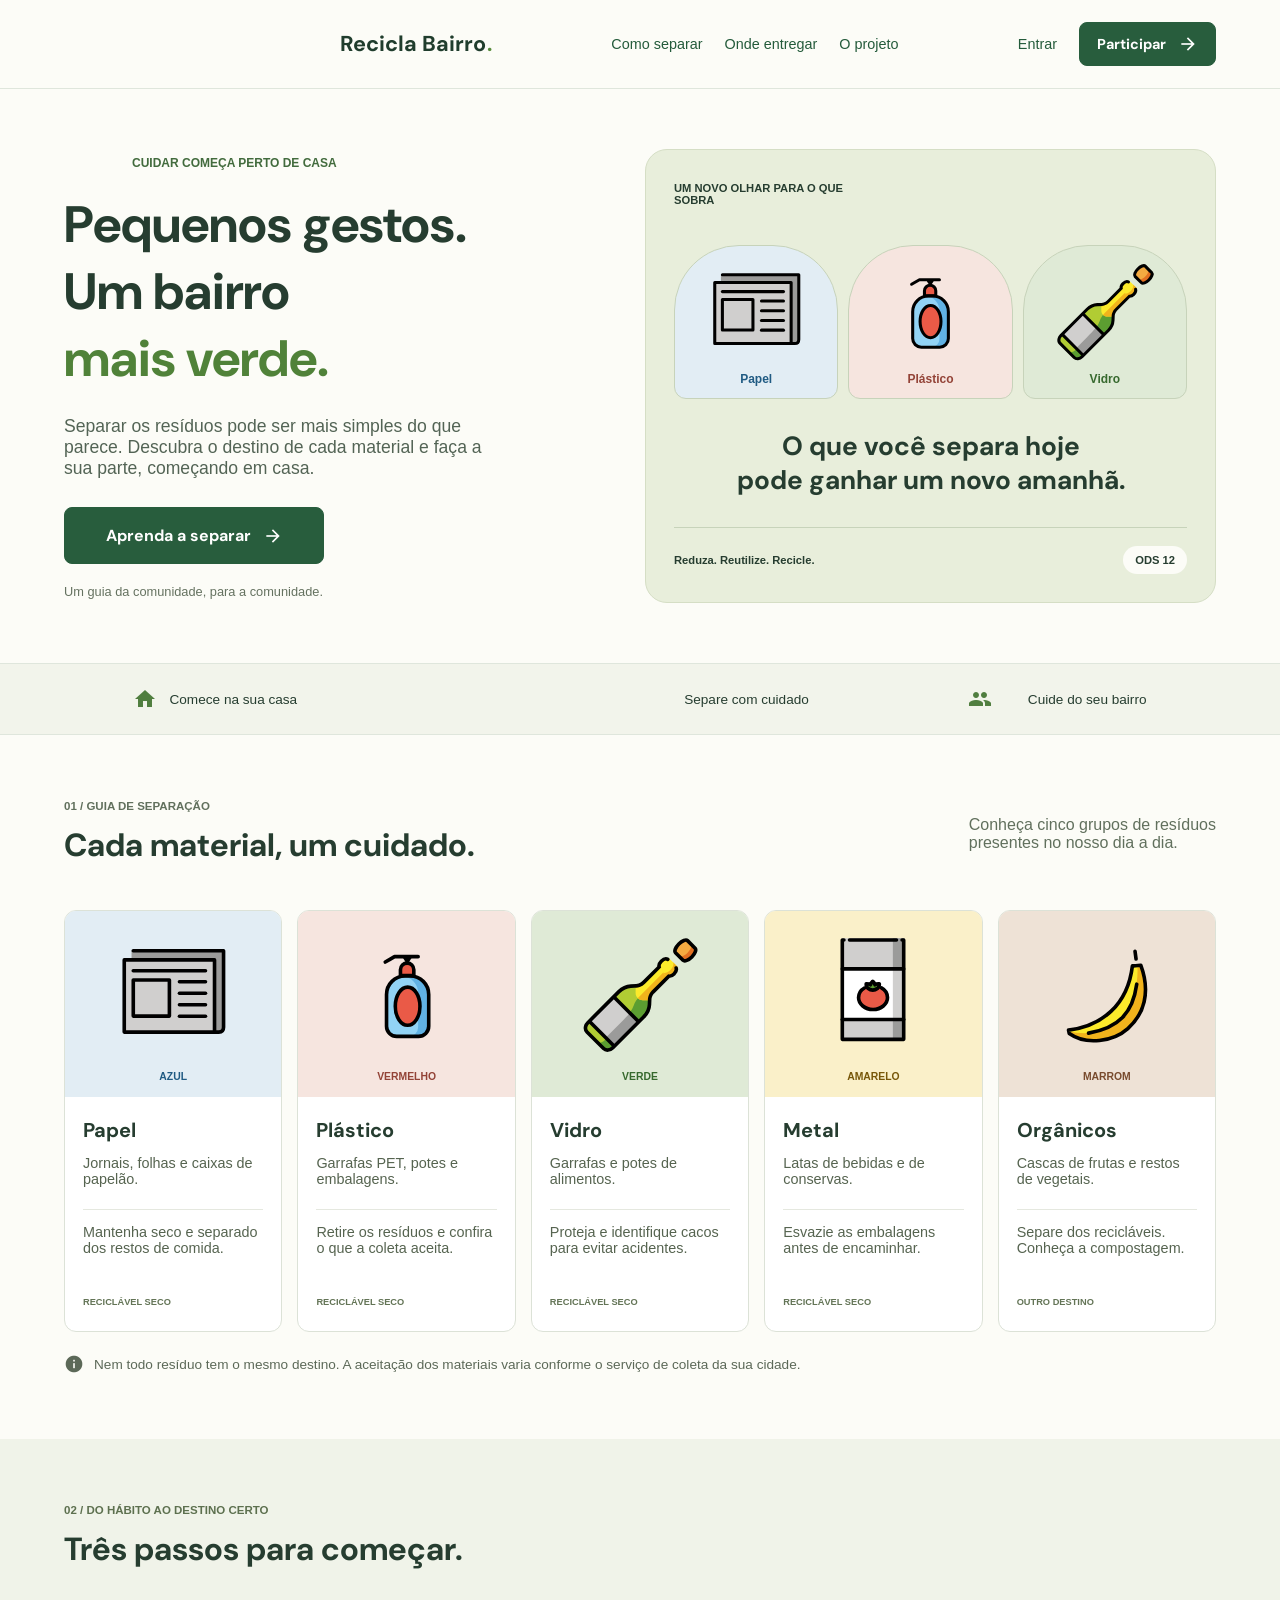
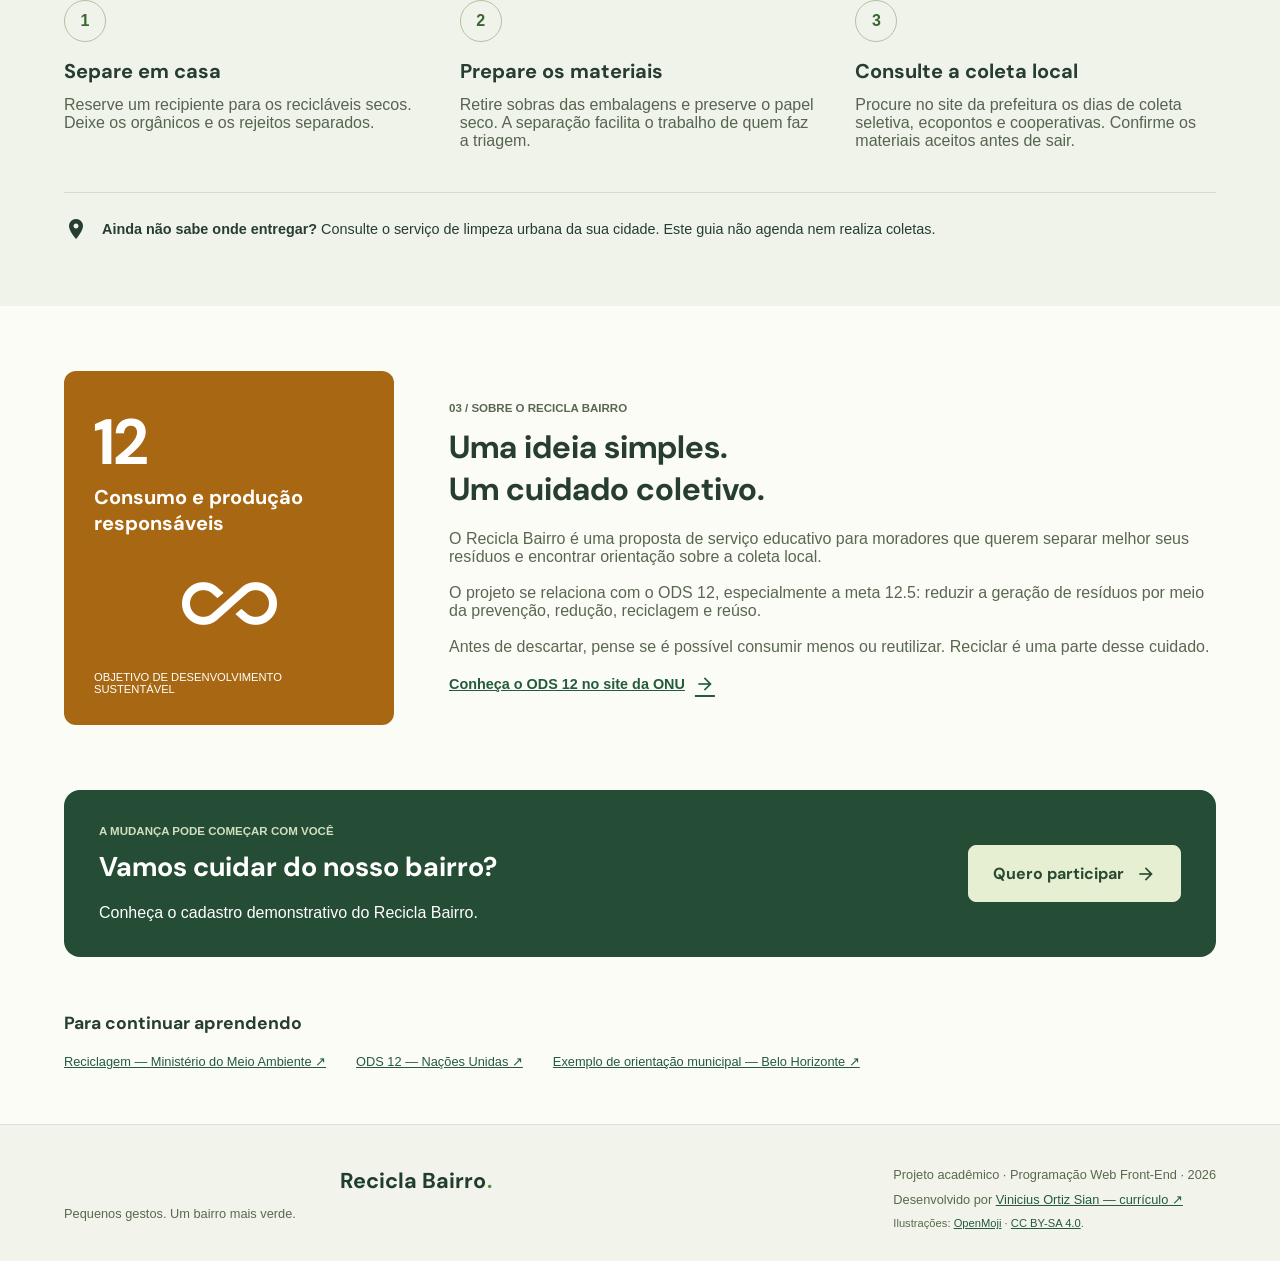
<file: index.html>
<!DOCTYPE html>
<html lang="pt-br">
<head>
    <meta charset="UTF-8">
    <meta name="viewport" content="width=device-width, initial-scale=1.0">
    <title>Recicla Bairro | Pequenos gestos, um bairro mais verde</title>
    <link href="https://fonts.googleapis.com/css2?family=DM+Sans:wght@400;500;700&amp;display=swap" rel="stylesheet">
    <link href="https://fonts.googleapis.com/icon?family=Material+Icons" rel="stylesheet">
    <link href="css/style.css" rel="stylesheet">
</head>
<body>
    <header class="cabecalho">
        <div class="limite barra">
            <a class="marca" href="index.html"><span class="material-icons simbolo">recycling</span> Recicla Bairro<span class="ponto">.</span></a>
            <nav class="menu">
                <a href="#materiais">Como separar</a>
                <a href="#destino">Onde entregar</a>
                <a href="#projeto">O projeto</a>
            </nav>
            <div class="acesso">
                <a href="login.html">Entrar</a>
                <a class="botao pequeno" href="cadastro.html">Participar <span class="material-icons">arrow_forward</span></a>
            </div>
        </div>
    </header>

    <main>
        <section class="limite apresentacao">
            <div class="texto-inicial">
                <p class="etiqueta"><span class="material-icons">eco</span> CUIDAR COMEÇA PERTO DE CASA</p>
                <h1>Pequenos gestos.<br>Um bairro<br><span class="verde">mais verde.</span></h1>
                <p class="resumo">Separar os resíduos pode ser mais simples do que parece. Descubra o destino de cada material e faça a sua parte, começando em casa.</p>
                <a class="botao" href="#materiais">Aprenda a separar <span class="material-icons">arrow_forward</span></a>
                <p class="nota-inicial">Um guia da comunidade, para a comunidade.</p>
            </div>
            <div class="quadro-inicial">
                <div class="topo-quadro"><span>UM NOVO OLHAR PARA O QUE SOBRA</span><span class="material-icons">recycling</span></div>
                <div class="ilustracoes-iniciais">
                    <figure class="figura-inicial papel"><img src="imagens/papel.svg" alt="Jornal representando o papel" width="140" height="140"><figcaption>Papel</figcaption></figure>
                    <figure class="figura-inicial plastico"><img src="imagens/plastico.svg" alt="Frasco representando o plástico" width="140" height="140"><figcaption>Plástico</figcaption></figure>
                    <figure class="figura-inicial vidro"><img src="imagens/vidro.svg" alt="Garrafa representando o vidro" width="140" height="140"><figcaption>Vidro</figcaption></figure>
                </div>
                <p class="frase-quadro">O que você separa hoje<br>pode ganhar um novo amanhã.</p>
                <div class="base-quadro"><span>Reduza. Reutilize. Recicle.</span><span class="selo">ODS 12</span></div>
            </div>
        </section>

        <div class="faixa">
            <div class="limite itens-faixa">
                <p><span class="material-icons">home</span> Comece na sua casa</p>
                <p><span class="material-icons">recycling</span> Separe com cuidado</p>
                <p><span class="material-icons">groups</span> Cuide do seu bairro</p>
            </div>
        </div>

        <section id="materiais" class="limite secao">
            <div class="titulo-secao"><div><p class="sobretitulo">01 / GUIA DE SEPARAÇÃO</p><h2>Cada material, um cuidado.</h2></div><p>Conheça cinco grupos de resíduos<br>presentes no nosso dia a dia.</p></div>
            <div class="materiais">
                <article class="material">
                    <figure class="imagem-material papel"><img src="imagens/papel.svg" alt="Jornal de papel" width="130" height="130"><figcaption>AZUL</figcaption></figure>
                    <div class="conteudo-material"><h3>Papel</h3><p>Jornais, folhas e caixas de papelão.</p><p class="dica">Mantenha seco e separado dos restos de comida.</p><span class="categoria">RECICLÁVEL SECO</span></div>
                </article>
                <article class="material">
                    <figure class="imagem-material plastico"><img src="imagens/plastico.svg" alt="Frasco de plástico" width="130" height="130"><figcaption>VERMELHO</figcaption></figure>
                    <div class="conteudo-material"><h3>Plástico</h3><p>Garrafas PET, potes e embalagens.</p><p class="dica">Retire os resíduos e confira o que a coleta aceita.</p><span class="categoria">RECICLÁVEL SECO</span></div>
                </article>
                <article class="material">
                    <figure class="imagem-material vidro"><img src="imagens/vidro.svg" alt="Garrafa de vidro verde" width="130" height="130"><figcaption>VERDE</figcaption></figure>
                    <div class="conteudo-material"><h3>Vidro</h3><p>Garrafas e potes de alimentos.</p><p class="dica">Proteja e identifique cacos para evitar acidentes.</p><span class="categoria">RECICLÁVEL SECO</span></div>
                </article>
                <article class="material">
                    <figure class="imagem-material metal"><img src="imagens/metal.svg" alt="Lata de conserva de metal" width="130" height="130"><figcaption>AMARELO</figcaption></figure>
                    <div class="conteudo-material"><h3>Metal</h3><p>Latas de bebidas e de conservas.</p><p class="dica">Esvazie as embalagens antes de encaminhar.</p><span class="categoria">RECICLÁVEL SECO</span></div>
                </article>
                <article class="material">
                    <figure class="imagem-material organico"><img src="imagens/organico.svg" alt="Banana com a casca aberta" width="130" height="130"><figcaption>MARROM</figcaption></figure>
                    <div class="conteudo-material"><h3>Orgânicos</h3><p>Cascas de frutas e restos de vegetais.</p><p class="dica">Separe dos recicláveis. Conheça a compostagem.</p><span class="categoria">OUTRO DESTINO</span></div>
                </article>
            </div>
            <p class="observacao"><span class="material-icons">info</span> Nem todo resíduo tem o mesmo destino. A aceitação dos materiais varia conforme o serviço de coleta da sua cidade.</p>
        </section>

        <section id="destino" class="fundo-claro">
            <div class="limite secao">
                <p class="sobretitulo">02 / DO HÁBITO AO DESTINO CERTO</p>
                <h2>Três passos para começar.</h2>
                <div class="passos">
                    <article class="passo"><span class="numero">1</span><h3>Separe em casa</h3><p>Reserve um recipiente para os recicláveis secos. Deixe os orgânicos e os rejeitos separados.</p></article>
                    <article class="passo"><span class="numero">2</span><h3>Prepare os materiais</h3><p>Retire sobras das embalagens e preserve o papel seco. A separação facilita o trabalho de quem faz a triagem.</p></article>
                    <article class="passo"><span class="numero">3</span><h3>Consulte a coleta local</h3><p>Procure no site da prefeitura os dias de coleta seletiva, ecopontos e cooperativas. Confirme os materiais aceitos antes de sair.</p></article>
                </div>
                <div class="orientacao"><span class="material-icons">place</span><p><span class="negrito">Ainda não sabe onde entregar?</span> Consulte o serviço de limpeza urbana da sua cidade. Este guia não agenda nem realiza coletas.</p></div>
            </div>
        </section>

        <section id="projeto" class="limite secao sobre">
            <div class="bloco-ods"><p class="ods-numero">12</p><h3>Consumo e produção<br>responsáveis</h3><span class="material-icons">all_inclusive</span><p>OBJETIVO DE DESENVOLVIMENTO SUSTENTÁVEL</p></div>
            <div class="texto-sobre"><p class="sobretitulo">03 / SOBRE O RECICLA BAIRRO</p><h2>Uma ideia simples.<br>Um cuidado coletivo.</h2><p>O Recicla Bairro é uma proposta de serviço educativo para moradores que querem separar melhor seus resíduos e encontrar orientação sobre a coleta local.</p><p>O projeto se relaciona com o ODS 12, especialmente a meta 12.5: reduzir a geração de resíduos por meio da prevenção, redução, reciclagem e reúso.</p><p>Antes de descartar, pense se é possível consumir menos ou reutilizar. Reciclar é uma parte desse cuidado.</p><a class="link-texto" href="https://brasil.un.org/pt-br/sdgs/12">Conheça o ODS 12 no site da ONU <span class="material-icons">arrow_forward</span></a></div>
        </section>

        <section class="limite convite"><div><p class="sobretitulo">A MUDANÇA PODE COMEÇAR COM VOCÊ</p><h2>Vamos cuidar do nosso bairro?</h2><p>Conheça o cadastro demonstrativo do Recicla Bairro.</p></div><a class="botao claro" href="cadastro.html">Quero participar <span class="material-icons">arrow_forward</span></a></section>

        <section class="limite fontes"><h2>Para continuar aprendendo</h2><div class="links-fontes"><a href="https://www.gov.br/mma/pt-br/assuntos/educacao-ambiental/glossario-ea/o-que-e-reciclagem">Reciclagem — Ministério do Meio Ambiente ↗</a><a href="https://brasil.un.org/pt-br/sdgs/12">ODS 12 — Nações Unidas ↗</a><a href="https://prefeitura.pbh.gov.br/slu/informacoes/reciclavel/levs">Exemplo de orientação municipal — Belo Horizonte ↗</a></div></section>
    </main>

    <footer class="rodape"><div class="limite rodape-conteudo"><div><a class="marca" href="index.html"><span class="material-icons simbolo">recycling</span> Recicla Bairro<span class="ponto">.</span></a><p>Pequenos gestos. Um bairro mais verde.</p></div><div><p>Projeto acadêmico · Programação Web Front-End · 2026</p><p>Desenvolvido por <a href="https://veterano00.github.io/curriculo_web_front/">Vinicius Ortiz Sian — currículo ↗</a></p><p class="creditos">Ilustrações: <a href="https://openmoji.org/">OpenMoji</a> · <a href="https://creativecommons.org/licenses/by-sa/4.0/">CC BY-SA 4.0</a>.</p></div></div></footer>
</body>
</html>
</file>
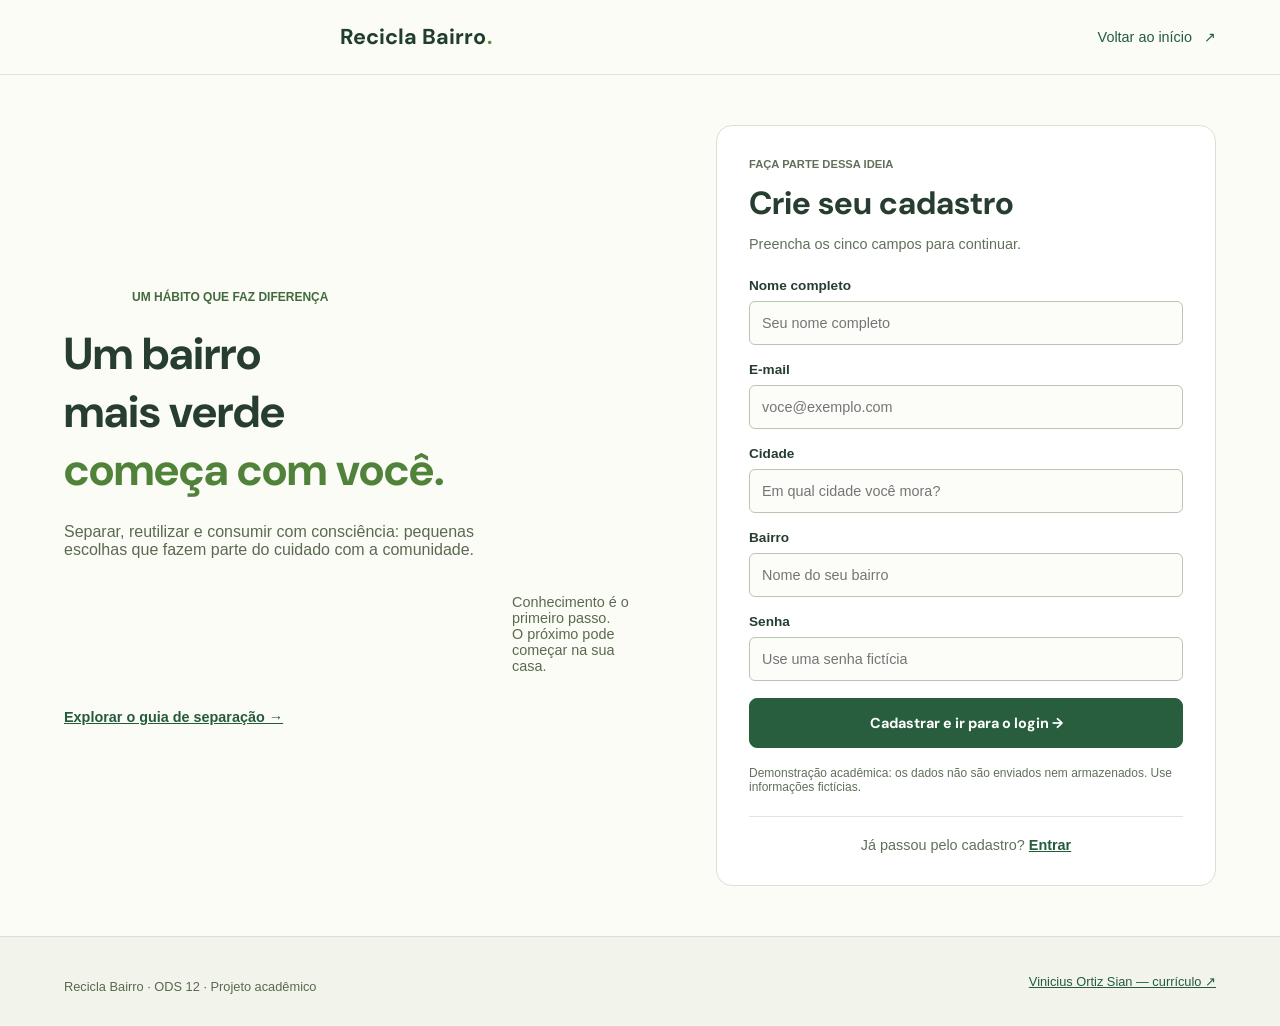
<file: cadastro.html>
<!DOCTYPE html>
<html lang="pt-br">
<head>
    <meta charset="UTF-8">
    <meta name="viewport" content="width=device-width, initial-scale=1.0">
    <title>Cadastro | Recicla Bairro</title>
    <link href="https://fonts.googleapis.com/css2?family=DM+Sans:wght@400;500;700&amp;display=swap" rel="stylesheet">
    <link href="https://fonts.googleapis.com/icon?family=Material+Icons" rel="stylesheet">
    <link href="css/style.css" rel="stylesheet">
</head>
<body class="pagina-formulario">
    <header class="cabecalho"><div class="limite barra"><a class="marca" href="index.html"><span class="material-icons simbolo">recycling</span> Recicla Bairro<span class="ponto">.</span></a><nav class="menu"><a href="index.html">Voltar ao início <span class="seta">↗</span></a></nav></div></header>
    <main class="limite acesso-principal">
        <section class="mensagem-acesso">
            <p class="etiqueta"><span class="material-icons">eco</span> UM HÁBITO QUE FAZ DIFERENÇA</p>
            <h1>Um bairro<br>mais verde<br><span class="verde">começa com você.</span></h1>
            <p>Separar, reutilizar e consumir com consciência: pequenas escolhas que fazem parte do cuidado com a comunidade.</p>
            <div class="lembrete"><span class="material-icons">recycling</span><p>Conhecimento é o primeiro passo.<br>O próximo pode começar na sua casa.</p></div>
            <a class="link-texto" href="index.html#materiais">Explorar o guia de separação →</a>
        </section>
        <section class="painel-formulario">
            <p class="sobretitulo">FAÇA PARTE DESSA IDEIA</p>
            <h2>Crie seu cadastro</h2>
            <p>Preencha os cinco campos para continuar.</p>
            <form action="login.html" method="get" class="formulario">
                <div class="campo"><label for="nome">Nome completo</label><input type="text" id="nome" placeholder="Seu nome completo" required></div>
                <div class="campo"><label for="email">E-mail</label><input type="email" id="email" placeholder="voce@exemplo.com" required></div>
                <div class="campo"><label for="cidade">Cidade</label><input type="text" id="cidade" placeholder="Em qual cidade você mora?" required></div>
                <div class="campo"><label for="bairro">Bairro</label><input type="text" id="bairro" placeholder="Nome do seu bairro" required></div>
                <div class="campo"><label for="senha">Senha</label><input type="password" id="senha" placeholder="Use uma senha fictícia" required></div>
                <input type="submit" class="botao enviar" value="Cadastrar e ir para o login →">
            </form>
            <p class="aviso-formulario">Demonstração acadêmica: os dados não são enviados nem armazenados. Use informações fictícias.</p>
            <p class="troca-formulario">Já passou pelo cadastro? <a href="login.html">Entrar</a></p>
        </section>
    </main>
    <footer class="rodape rodape-formulario"><div class="limite rodape-conteudo"><p>Recicla Bairro · ODS 12 · Projeto acadêmico</p><a href="https://veterano00.github.io/curriculo_web_front/">Vinicius Ortiz Sian — currículo ↗</a></div></footer>
</body>
</html>
</file>
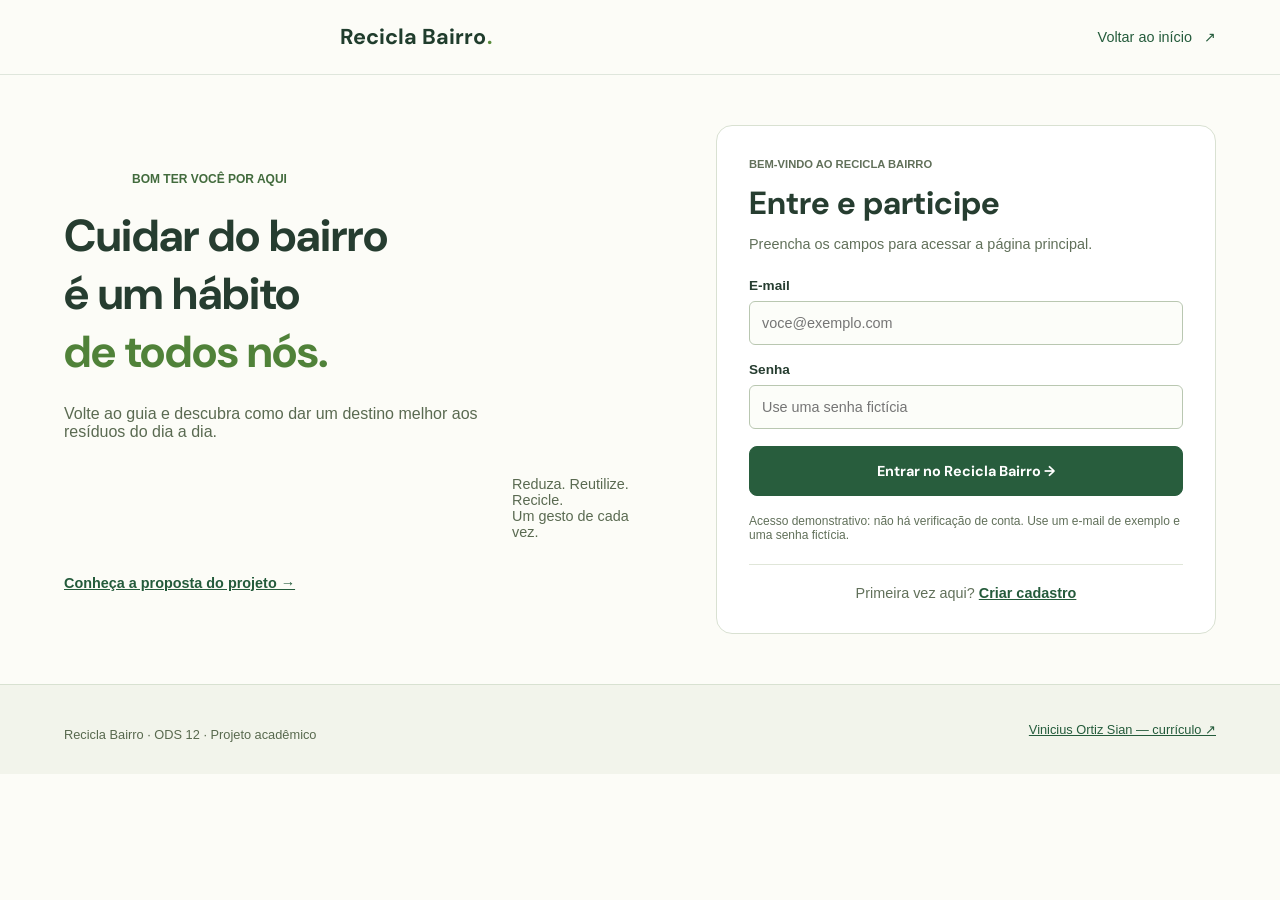
<file: login.html>
<!DOCTYPE html>
<html lang="pt-br">
<head>
    <meta charset="UTF-8">
    <meta name="viewport" content="width=device-width, initial-scale=1.0">
    <title>Login | Recicla Bairro</title>
    <link href="https://fonts.googleapis.com/css2?family=DM+Sans:wght@400;500;700&amp;display=swap" rel="stylesheet">
    <link href="https://fonts.googleapis.com/icon?family=Material+Icons" rel="stylesheet">
    <link href="css/style.css" rel="stylesheet">
</head>
<body class="pagina-formulario">
    <header class="cabecalho"><div class="limite barra"><a class="marca" href="index.html"><span class="material-icons simbolo">recycling</span> Recicla Bairro<span class="ponto">.</span></a><nav class="menu"><a href="index.html">Voltar ao início <span class="seta">↗</span></a></nav></div></header>
    <main class="limite acesso-principal">
        <section class="mensagem-acesso">
            <p class="etiqueta"><span class="material-icons">eco</span> BOM TER VOCÊ POR AQUI</p>
            <h1>Cuidar do bairro<br>é um hábito<br><span class="verde">de todos nós.</span></h1>
            <p>Volte ao guia e descubra como dar um destino melhor aos resíduos do dia a dia.</p>
            <div class="lembrete"><span class="material-icons">recycling</span><p>Reduza. Reutilize. Recicle.<br>Um gesto de cada vez.</p></div>
            <a class="link-texto" href="index.html#projeto">Conheça a proposta do projeto →</a>
        </section>
        <section class="painel-formulario">
            <p class="sobretitulo">BEM-VINDO AO RECICLA BAIRRO</p>
            <h2>Entre e participe</h2>
            <p>Preencha os campos para acessar a página principal.</p>
            <form action="index.html" method="get" class="formulario">
                <div class="campo"><label for="email">E-mail</label><input type="email" id="email" placeholder="voce@exemplo.com" required></div>
                <div class="campo"><label for="senha">Senha</label><input type="password" id="senha" placeholder="Use uma senha fictícia" required></div>
                <input type="submit" class="botao enviar" value="Entrar no Recicla Bairro →">
            </form>
            <p class="aviso-formulario">Acesso demonstrativo: não há verificação de conta. Use um e-mail de exemplo e uma senha fictícia.</p>
            <p class="troca-formulario">Primeira vez aqui? <a href="cadastro.html">Criar cadastro</a></p>
        </section>
    </main>
    <footer class="rodape rodape-formulario"><div class="limite rodape-conteudo"><p>Recicla Bairro · ODS 12 · Projeto acadêmico</p><a href="https://veterano00.github.io/curriculo_web_front/">Vinicius Ortiz Sian — currículo ↗</a></div></footer>
</body>
</html>
</file>
<file: css/style.css>
* { box-sizing: border-box; }
body { margin: 0; background-color: #fcfcf7; color: #263d30; font-family: Arial, Helvetica, sans-serif; font-size: 16px; }
h1, h2, h3, .marca, .botao, .frase-quadro { font-family: "DM Sans", Arial, sans-serif; }
h1 { font-size: 3.2em; margin: 18px 0 24px; }
h2 { font-size: 2em; margin: 10px 0 20px; }
h3 { font-size: 1.25em; margin: 16px 0 12px; }
p { margin: 0 0 18px; }
a { color: #245b3b; }
a:hover { color: #162e20; text-decoration: underline; }
img { max-width: 100%; }
.limite { width: 90%; max-width: 1160px; margin: 0 auto; }
.cabecalho { border-bottom: 1px solid #dfe6dc; background-color: #fcfcf7; }
.barra { display: flex; flex-wrap: wrap; align-items: center; justify-content: space-between; gap: 24px; padding: 22px 0; }
.marca { display: flex; align-items: center; gap: 6px; color: #203d2d; font-size: 1.35em; font-weight: bold; text-decoration: none; }
.marca .simbolo { font-size: 30px; }
.ponto { color: #598c3c; margin-left: -5px; }
.menu, .acesso { display: flex; flex-wrap: wrap; align-items: center; gap: 22px; }
.menu a, .acesso a { text-decoration: none; font-size: 0.9em; }
.menu a:hover, .acesso a:hover { text-decoration: underline; }
.botao { display: flex; align-items: center; justify-content: center; gap: 12px; padding: 17px 24px; background-color: #285d3d; border: 1px solid #285d3d; border-radius: 8px; color: #ffffff; text-decoration: none; font-size: 1em; font-weight: bold; text-align: center; }
.botao:hover { background-color: #1e4830; color: #ffffff; text-decoration: none; }
.botao.pequeno { padding: 11px 17px; }
.botao .material-icons { font-size: 20px; }
.apresentacao { display: flex; flex-wrap: wrap; align-items: center; gap: 50px; padding: 60px 0; }
.texto-inicial { flex: 1 1 400px; min-width: 0; }
.etiqueta { display: flex; align-items: center; gap: 8px; color: #426b3d; font-size: 0.75em; font-weight: bold; }
.etiqueta .material-icons { font-size: 20px; }
.verde { color: #508239; }
.resumo { max-width: 440px; color: #536455; font-size: 1.1em; margin-bottom: 28px; }
.nota-inicial { margin: 20px 0 0; font-size: 0.8em; color: #657260; }
.quadro-inicial { flex: 1 1 440px; min-width: 0; background-color: #e8eedb; border: 1px solid #d5dec5; border-radius: 22px; padding: 28px; }
.topo-quadro, .base-quadro { display: flex; align-items: center; justify-content: space-between; gap: 14px; font-size: 0.7em; font-weight: bold; }
.topo-quadro .material-icons { font-size: 32px; }
.ilustracoes-iniciais { display: flex; flex-wrap: wrap; justify-content: center; gap: 10px; margin: 35px 0 30px; }
.figura-inicial { flex: 1 1 95px; margin: 0; padding: 12px 2px; text-align: center; border: 1px solid #c7d3ba; border-radius: 65px 65px 12px 12px; }
.figura-inicial img { width: 110px; height: auto; }
.figura-inicial figcaption { font-size: 0.75em; font-weight: bold; }
.frase-quadro { text-align: center; font-size: 1.65em; font-weight: bold; margin-bottom: 30px; }
.base-quadro { border-top: 1px solid #c7d3ba; padding-top: 18px; }
.selo { background-color: #fcfcf7; border-radius: 20px; padding: 8px 12px; }
.faixa { border-top: 1px solid #dfe6dc; border-bottom: 1px solid #dfe6dc; background-color: #f2f4eb; }
.itens-faixa { display: flex; flex-wrap: wrap; justify-content: space-around; gap: 20px; padding: 23px 0; }
.itens-faixa p { display: flex; align-items: center; gap: 12px; margin: 0; font-size: 0.85em; }
.itens-faixa .material-icons { color: #507e3f; }
.secao { padding: 65px 0; }
.sobretitulo { font-size: 0.72em; font-weight: bold; color: #5d704f; margin-bottom: 12px; }
.titulo-secao { display: flex; flex-wrap: wrap; align-items: center; justify-content: space-between; gap: 20px; margin-bottom: 24px; }
.titulo-secao p { color: #61705d; }
.titulo-secao .sobretitulo { margin-bottom: 12px; }
.materiais { display: flex; flex-wrap: wrap; gap: 15px; }
.material { flex: 1 1 190px; min-width: 0; border: 1px solid #dce2d7; border-radius: 12px; background-color: #ffffff; overflow: hidden; }
.imagem-material { margin: 0; padding: 20px 12px 15px; text-align: center; }
.imagem-material img { display: block; margin: 0 auto 10px; }
.imagem-material figcaption { font-size: 0.65em; font-weight: bold; }
.papel { background-color: #e2edf4; color: #205b83; }
.plastico { background-color: #f6e5df; color: #934337; }
.vidro { background-color: #dfead6; color: #37692e; }
.metal { background-color: #faf0c9; color: #775709; }
.organico { background-color: #eee2d6; color: #784b2e; }
.conteudo-material { padding: 4px 18px 22px; }
.conteudo-material p { color: #566450; font-size: 0.9em; min-height: 36px; }
.conteudo-material .dica { border-top: 1px solid #e5e8df; padding-top: 14px; min-height: 64px; }
.categoria { font-size: 0.58em; font-weight: bold; color: #637456; }
.observacao { display: flex; align-items: center; gap: 10px; margin: 22px 0 0; color: #5c6958; font-size: 0.85em; }
.observacao .material-icons { font-size: 20px; }
.fundo-claro { background-color: #f0f3e9; }
.passos { display: flex; flex-wrap: wrap; gap: 35px; margin-top: 30px; }
.passo { flex: 1 1 260px; }
.numero { display: flex; justify-content: center; align-items: center; width: 42px; height: 42px; border: 1px solid #b4c1a5; border-radius: 50%; color: #3d6534; font-weight: bold; }
.passo p { color: #566450; }
.orientacao { display: flex; gap: 14px; align-items: center; border-top: 1px solid #d3dcc9; margin-top: 24px; padding-top: 24px; }
.orientacao p { margin: 0; font-size: 0.9em; }
.negrito { font-weight: bold; }
.sobre { display: flex; flex-wrap: wrap; align-items: center; gap: 55px; }
.bloco-ods { flex: 1 1 250px; background-color: #a86813; color: #ffffff; border-radius: 12px; padding: 30px; max-width: 330px; }
.ods-numero { font-family: "DM Sans", Arial, sans-serif; font-size: 4em; font-weight: bold; margin: 0; }
.bloco-ods h3 { margin-top: 0; }
.bloco-ods .material-icons { font-size: 95px; display: block; text-align: center; margin: 20px 0; }
.bloco-ods p { font-size: 0.7em; margin-bottom: 0; }
.bloco-ods .ods-numero { font-size: 4em; }
.texto-sobre { flex: 2 1 350px; min-width: 0; }
.texto-sobre p { color: #596751; }
.link-texto { display: flex; gap: 10px; align-items: center; font-size: 0.9em; font-weight: bold; }
.link-texto .material-icons { font-size: 20px; }
.convite { display: flex; flex-wrap: wrap; align-items: center; justify-content: space-between; gap: 28px; border-radius: 16px; padding: 35px; background-color: #254c35; color: #ffffff; }
.convite .sobretitulo { color: #d1dfbf; }
.convite h2 { font-size: 1.7em; }
.convite p { margin-bottom: 0; }
.convite .sobretitulo { margin-bottom: 12px; }
.botao.claro { background-color: #e7efd2; color: #284932; border-color: #e7efd2; }
.botao.claro:hover { background-color: #d8e5b9; border-color: #d8e5b9; }
.fontes { padding: 45px 0 55px; }
.fontes h2 { font-size: 1.1em; }
.links-fontes { display: flex; flex-wrap: wrap; gap: 18px 30px; font-size: 0.8em; }
.rodape { border-top: 1px solid #d8e1d1; background-color: #f2f4eb; padding: 32px 0; }
.rodape-conteudo { display: flex; flex-wrap: wrap; justify-content: space-between; align-items: center; gap: 24px; }
.rodape p { font-size: 0.8em; margin: 10px 0 0; color: #58694e; }
.rodape .creditos { font-size: 0.7em; }
.pagina-formulario { display: flex; flex-direction: column; }
.acesso-principal { display: flex; flex-wrap: wrap; align-items: center; gap: 65px; padding: 50px 0; flex-grow: 1; }
.mensagem-acesso { flex: 1 1 400px; min-width: 0; }
.mensagem-acesso h1 { font-size: 2.8em; }
.mensagem-acesso p { max-width: 430px; color: #5a6a51; }
.mensagem-acesso .etiqueta { color: #426b3d; }
.lembrete { display: flex; align-items: center; gap: 16px; margin: 35px 0; }
.lembrete .material-icons { font-size: 48px; color: #5b863e; }
.lembrete p { margin: 0; font-size: 0.9em; }
.painel-formulario { flex: 1 1 380px; min-width: 0; max-width: 500px; padding: 32px; background-color: #ffffff; border: 1px solid #d9e1d2; border-radius: 16px; }
.painel-formulario h2 { margin-bottom: 12px; }
.painel-formulario p { font-size: 0.9em; color: #61705a; }
.painel-formulario .sobretitulo { font-size: 0.7em; }
.formulario { display: grid; grid-template-columns: 1fr; gap: 17px; margin-top: 26px; }
.campo label { display: block; margin-bottom: 8px; font-size: 0.85em; font-weight: bold; }
.campo input { display: block; width: 100%; min-width: 0; padding: 13px 12px; border: 1px solid #b9c7b1; border-radius: 6px; background-color: #fcfdf9; color: #263d30; font-family: Arial, Helvetica, sans-serif; font-size: 0.9em; }
.enviar { width: 100%; padding: 15px 8px; font-size: 0.9em; }
.painel-formulario .aviso-formulario { margin-top: 18px; font-size: 0.75em; }
.troca-formulario { text-align: center; border-top: 1px solid #e0e6d9; padding-top: 20px; margin: 22px 0 0; }
.troca-formulario a { font-weight: bold; }
.rodape-formulario a { font-size: 0.8em; }
.seta { margin-left: 8px; }

.texto-inicial .botao { max-width: 260px; }
</file>
